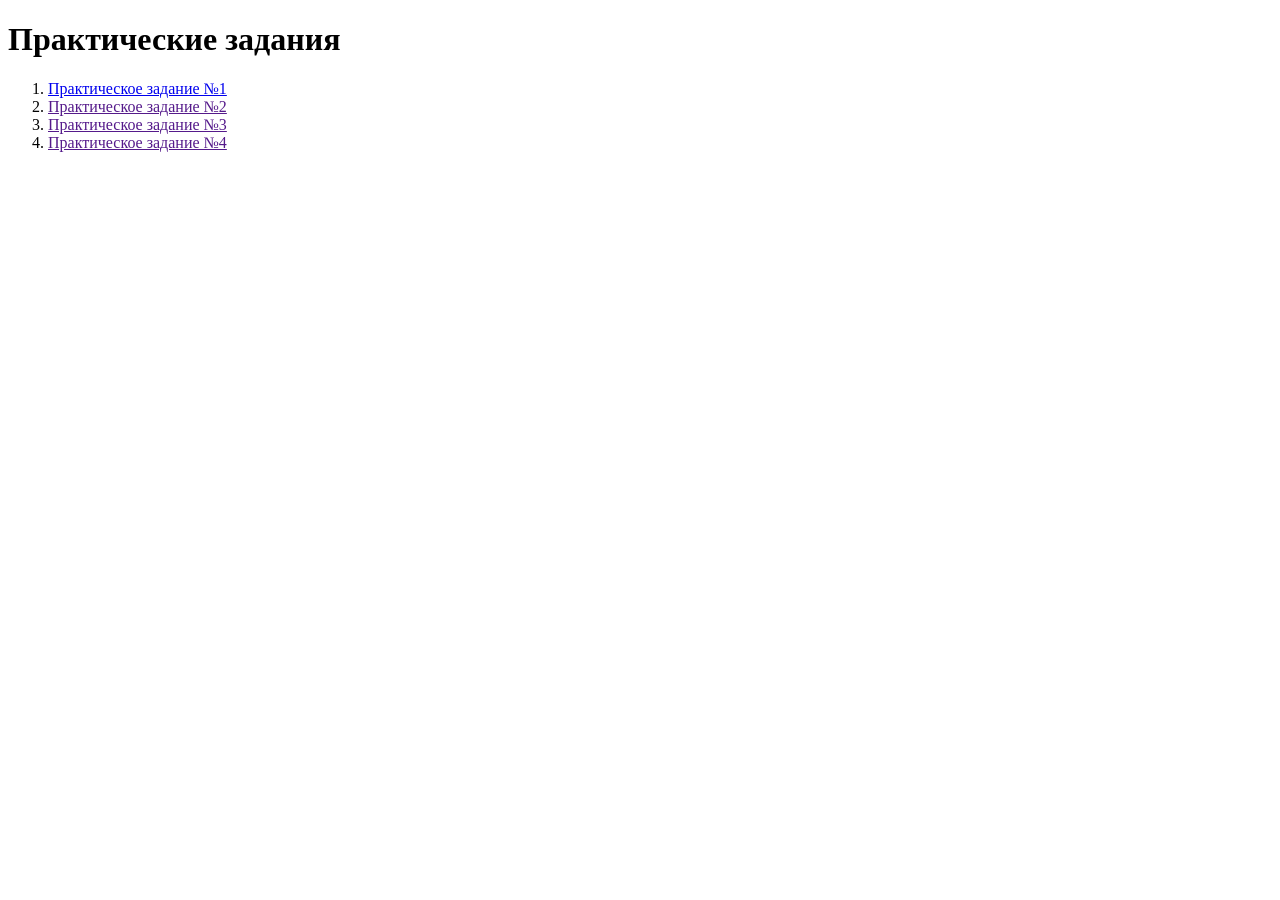
<file: index.html>
<!DOCTYPE html>
<html lang="en">

<head>
    <meta charset="UTF-8">
    <meta name="viewport" content="width=device-width, initial-scale=1.0">
    <title>Document</title>
</head>

<body>
    <!-- 
        h1 - заголовок
        ol - нумерованный список
        li - элемент списка
        a - ссылка
        Ctrl + / - комментарий
    -->
    <h1>Практические задания</h1>
    <ol>
        <li>
            <a href="task1/task1.html">Практическое задание №1</a>
        </li>
        <li>
            <a href="">Практическое задание №2</a>
        </li>
        <li>
            <a href="">Практическое задание №3</a>
        </li>
        <li>
            <a href="">Практическое задание №4</a>
        </li>
    </ol>
</body>

</html>
</file>
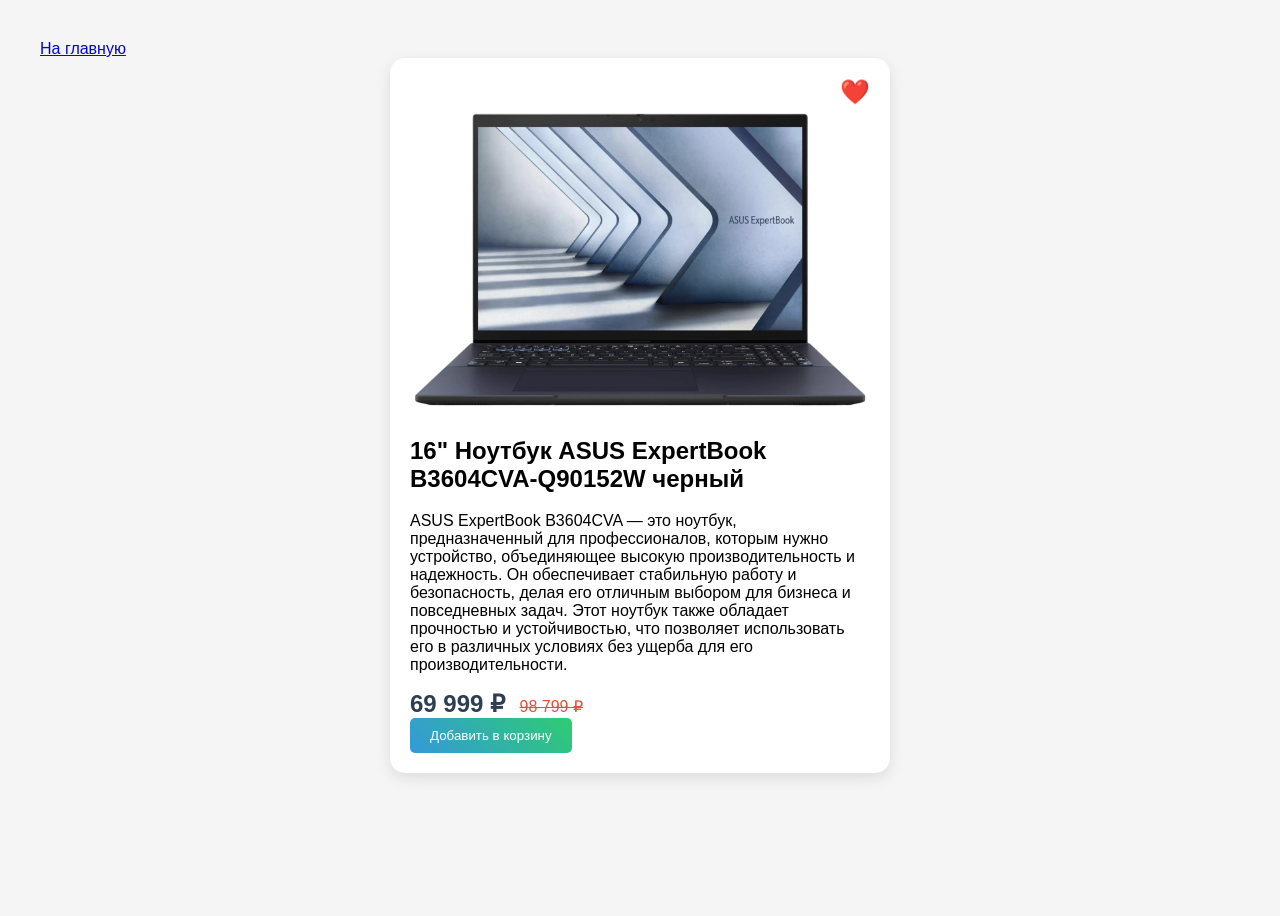
<file: task2.html>
<!DOCTYPE html>
<html lang="ru">
<head>
    <meta charset="UTF-8">
    <title>16" Ноутбук ASUS ExpertBook B3604CVA-Q90152W черный</title>
    <link rel="stylesheet" href="css/task2.css">
</head>
<body>
    <a href="index.html">На главную</a>

    <div class="card">
        <span class="favorite">❤️</span>
        <img src="images/task2/laptop.webp" alt="Ноутбук">
        <h2>16" Ноутбук ASUS ExpertBook B3604CVA-Q90152W черный</h2>
        <p>ASUS ExpertBook B3604CVA — это ноутбук, предназначенный для профессионалов, которым нужно устройство, объединяющее высокую производительность и надежность. Он обеспечивает стабильную работу и безопасность, делая его отличным выбором для бизнеса и повседневных задач. Этот ноутбук также обладает прочностью и устойчивостью, что позволяет использовать его в различных условиях без ущерба для его производительности. </p>
        <div>
            <span class="price">69 999 ₽</span>
            <span class="discount">98 799 ₽</span>
        </div>
        <button>Добавить в корзину</button>
    </div>
</body>
</html>
</file>
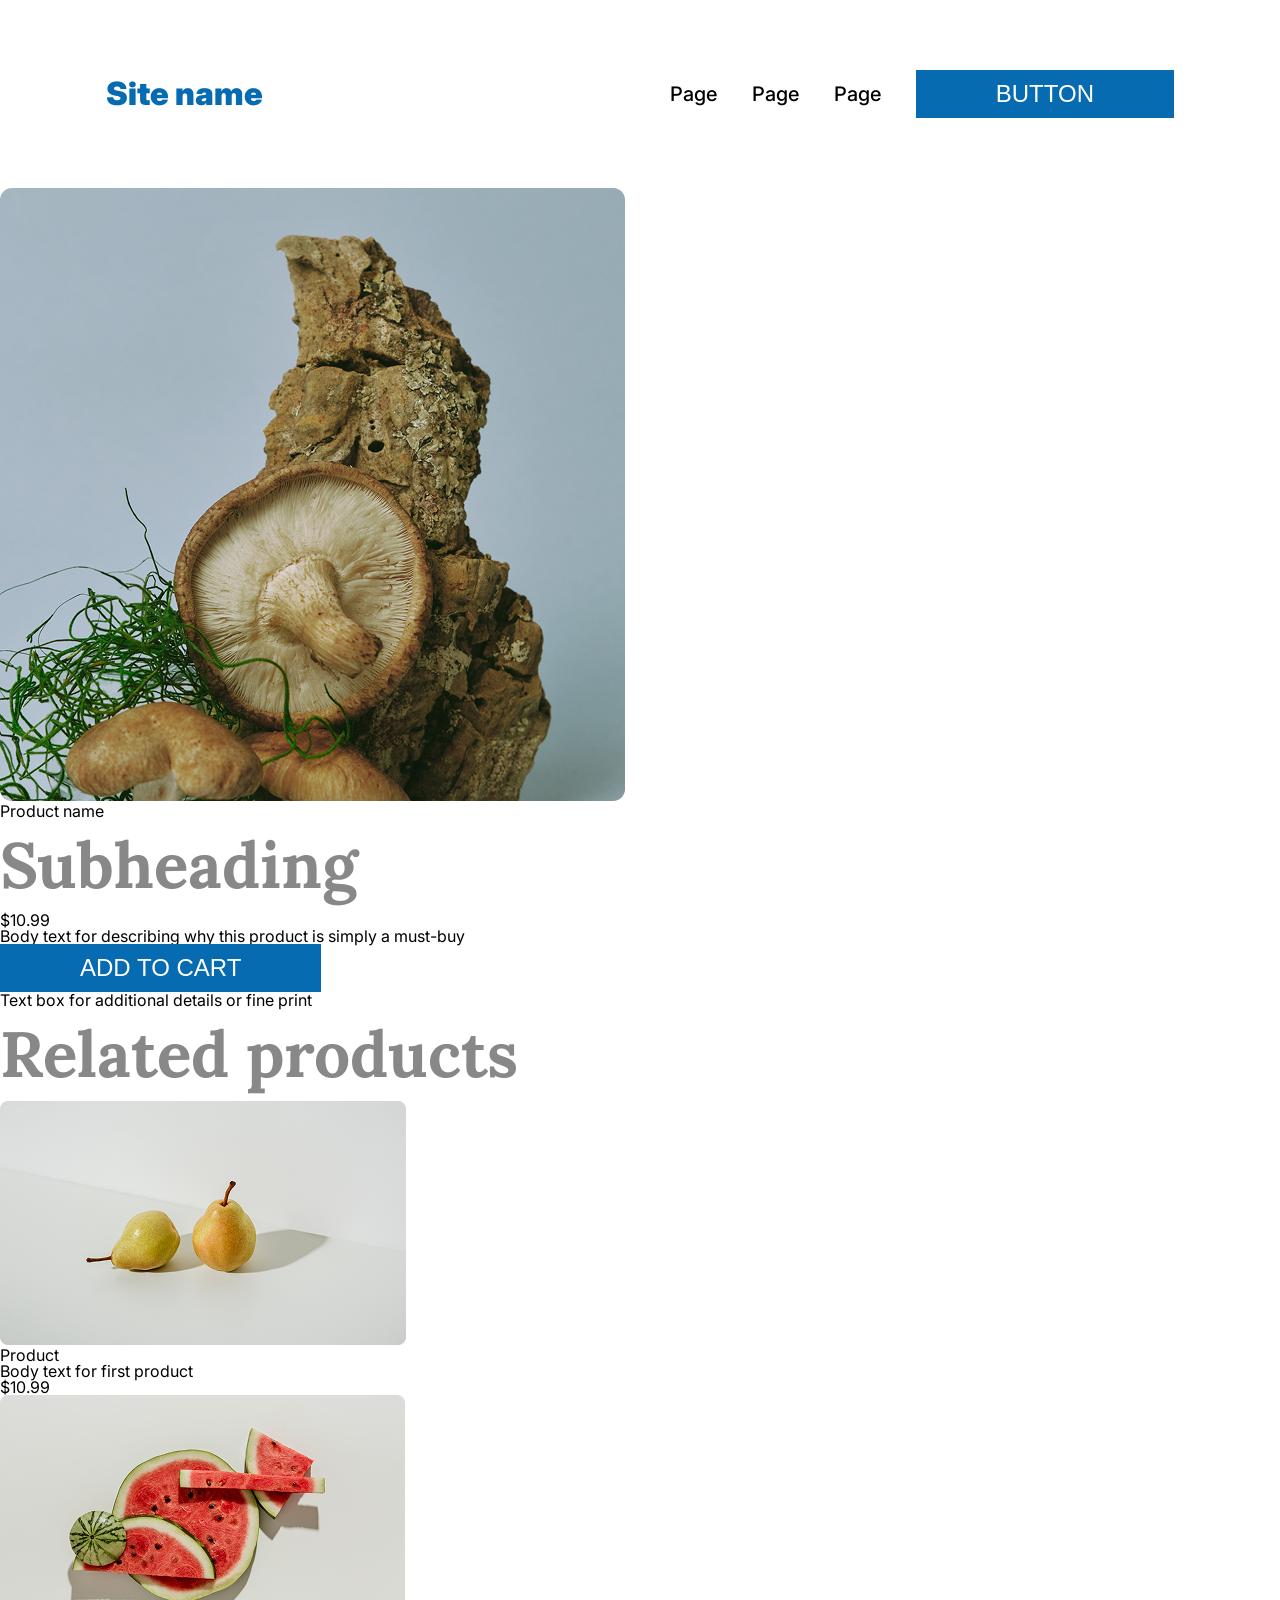
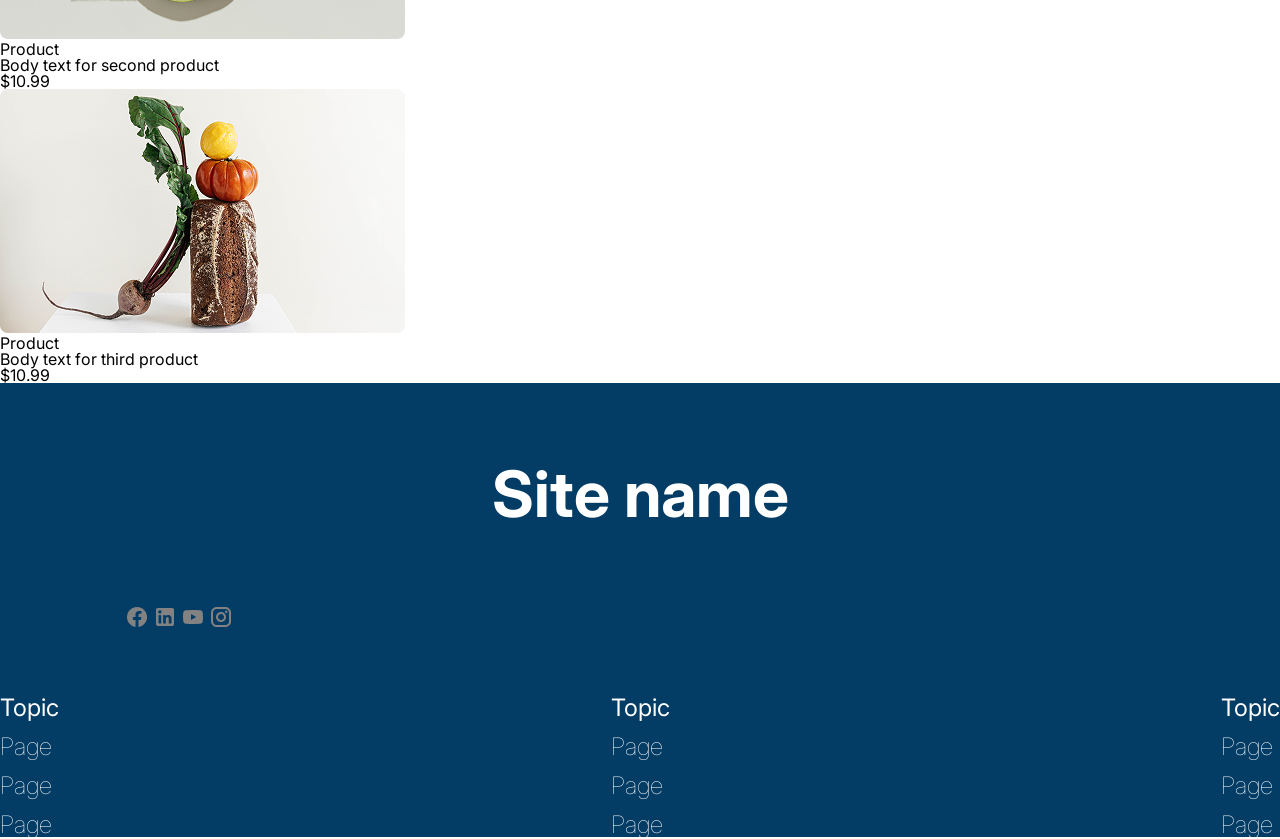
<file: task3.html>
<!DOCTYPE html>
<html lang="en">
<head>
    <meta charset="UTF-8">
    <meta name="viewport" content="width=device-width, initial-scale=1.0">
    <title>Document</title>
    <link rel="stylesheet" href="css/reset.css">
    <link rel="stylesheet" href="css/task3.css">
</head>
<body>
    <header>
        <a class="logo" href="#">
            Site name
        </a>
        <nav>
            <a href="#">Page</a>
            <a href="#">Page</a>
            <a href="#">Page</a>
            <button>Button</button>
        </nav>
    </header>

    <main>
        <section class="hero-product">
            <img src="images/task3/hero.png" alt="">
            <div class="hero-product-description">
                <h1>Product name</h1>
                <h2>Subheading</h2>
                <p class="hero-product-price">$10.99</p>
                <p class="hero-product-about">Body text for describing why this product is simply a must-buy</p>
                <button>Add to Cart</button>
                <p class="hero-product-additional-details">Text box for additional details or fine print</p>
            </div>
        </section>

        <section class="products">
            <h2>Related products</h2>
            <div class="product-cards">
                <figure class="product-card">
                    <img src="images/task3/cards/card-1.png" alt="">
                    <figcaption>
                        <h3>Product</h3>
                        <p class="product-card-about">Body text for first product</p>
                        <p class="product-card-price">$10.99</p>
                    </figcaption>
                </figure>
                <figure class="product-card">
                    <img src="images/task3/cards/card-2.png" alt="">
                    <figcaption>
                        <h3>Product</h3>
                        <p class="product-card-about">Body text for second product</p>
                        <p class="product-card-price">$10.99</p>
                    </figcaption>
                </figure>
                <figure class="product-card">
                    <img src="images/task3/cards/card-3.png" alt="">
                    <figcaption>
                        <h3>Product</h3>
                        <p class="product-card-about">Body text for third product</p>
                        <p class="product-card-price">$10.99</p>
                    </figcaption>
                </figure>
            </div>
        </section>
    </main>

    <footer>
        <div class="footer-info">
            <h2>Site name</h2>
            <div class="social-media">
                <a href="#"><img src="images/task3/icons/Icon.png" alt=""></a>
                <a href="#"><img src="images/task3/icons/Icon-1.png" alt=""></a>
                <a href="#"><img src="images/task3/icons/Icon-2.png" alt=""></a>
                <a href="#"><img src="images/task3/icons/Icon-3.png" alt=""></a>
            </div>
        </div>
        <div class="footer-links">
            <ul class="footer-links-list">
                <h3>Topic</h3>
                <li><a href="#">Page</a></li>
                <li><a href="#">Page</a></li>
                <li><a href="#">Page</a></li>
            </ul>
            <ul class="footer-links-list">
                <h3>Topic</h3>
                <li><a href="#">Page</a></li>
                <li><a href="#">Page</a></li>
                <li><a href="#">Page</a></li>
            </ul>
            <ul class="footer-links-list">
                <h3>Topic</h3>
                <li><a href="#">Page</a></li>
                <li><a href="#">Page</a></li>
                <li><a href="#">Page</a></li>
            </ul>
        </div>

    </footer>


</body>
</html>
</file>
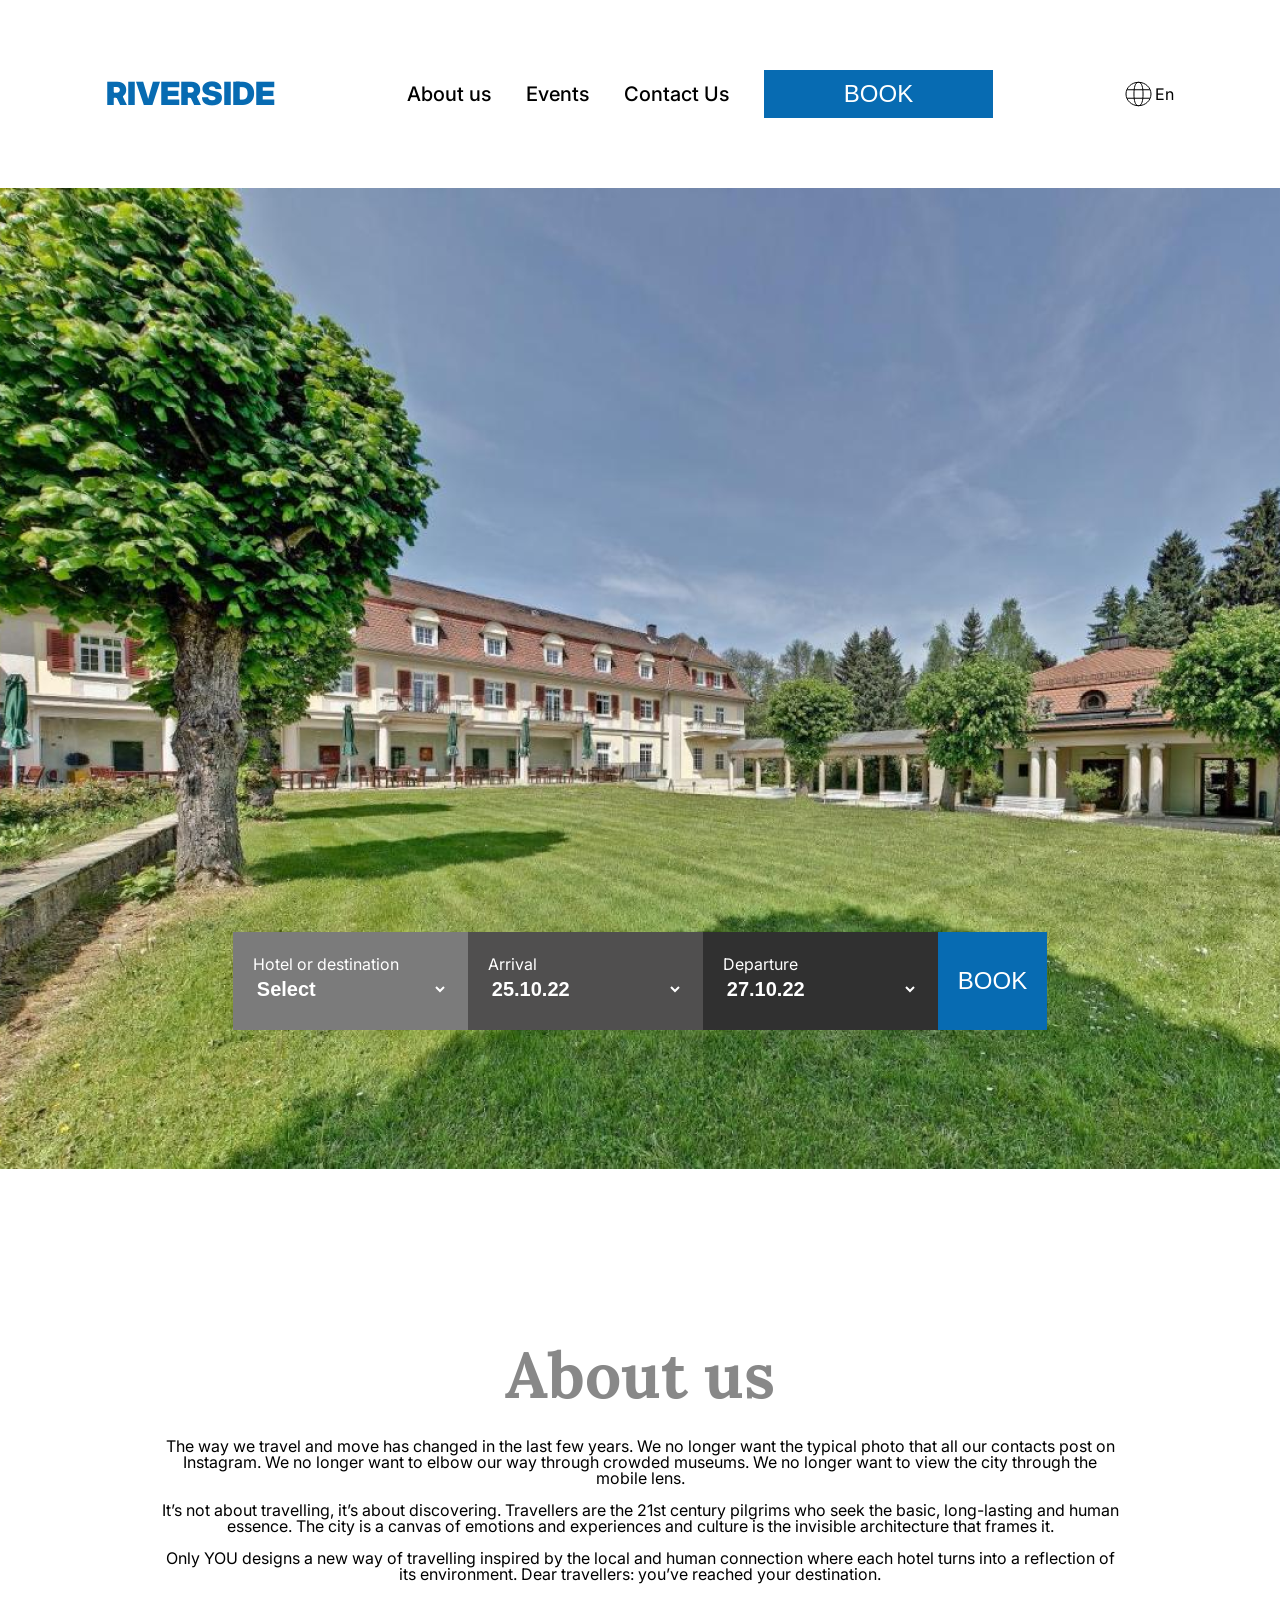
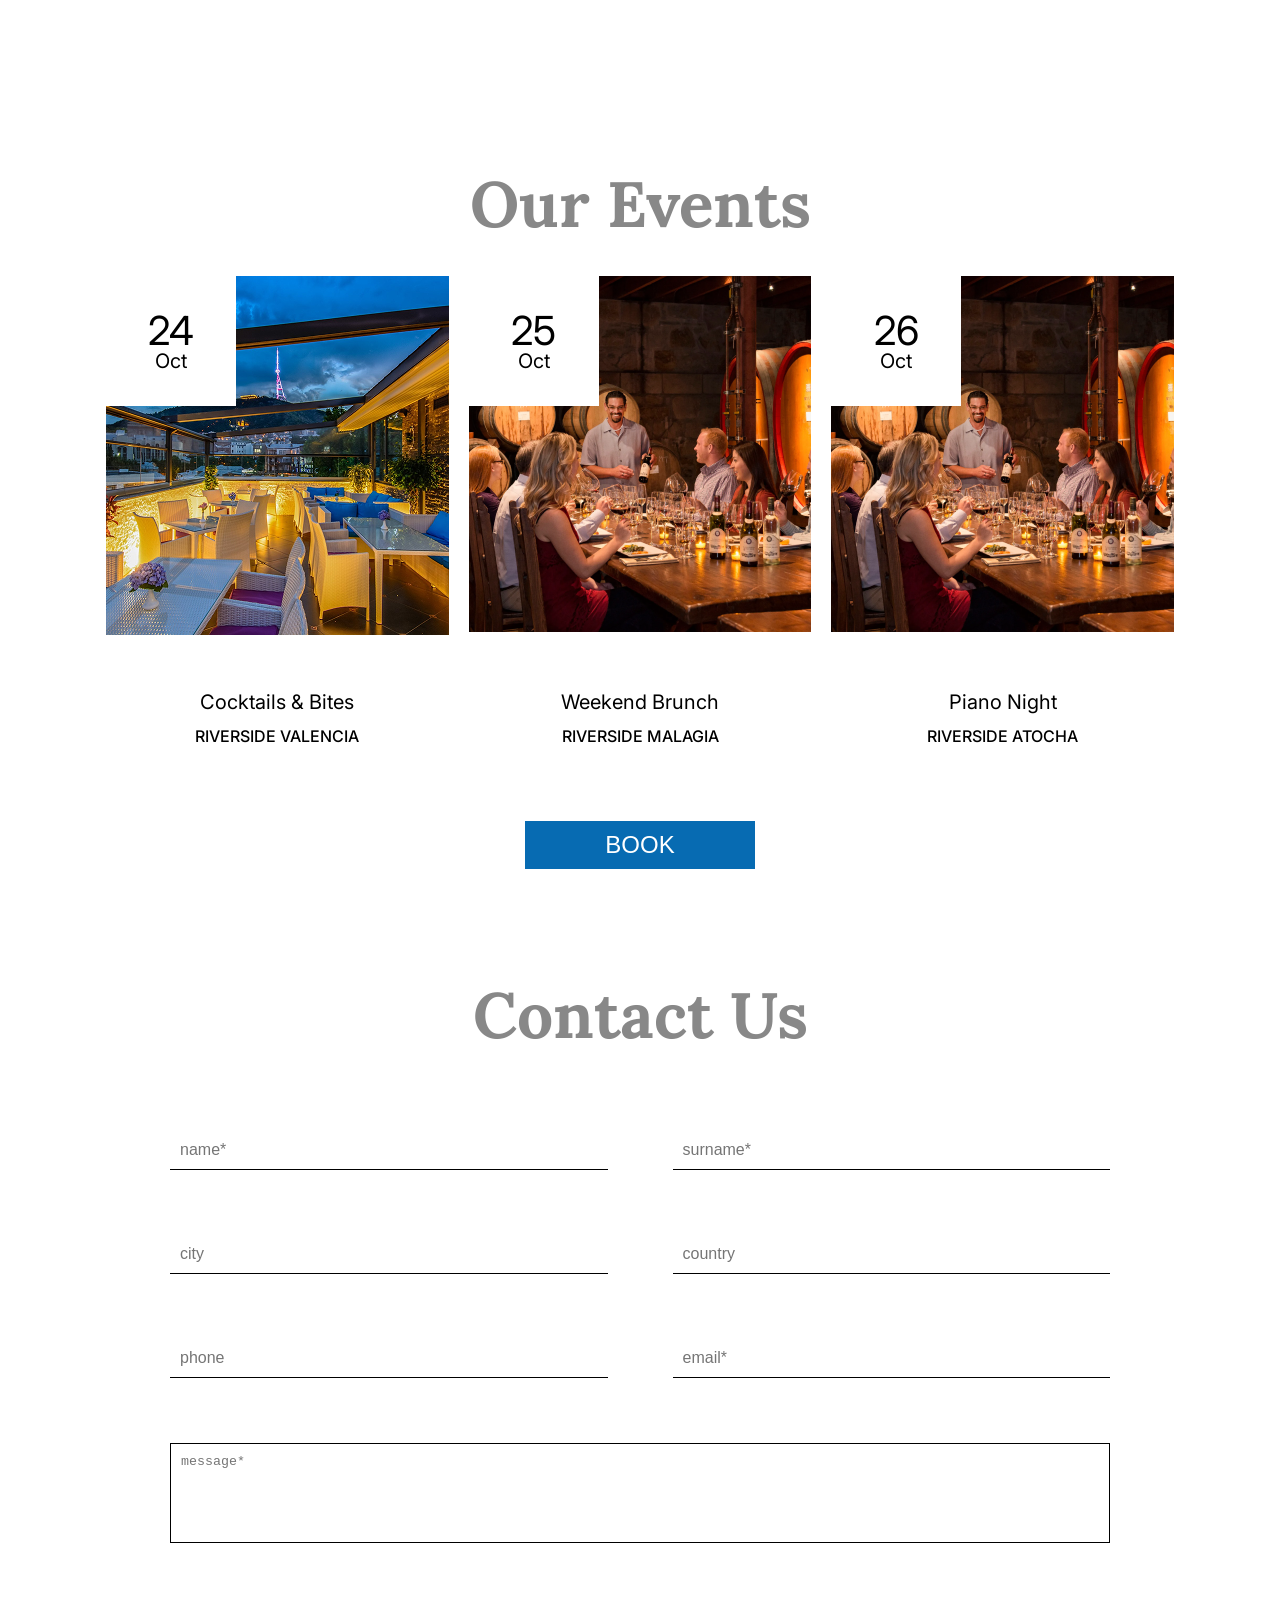
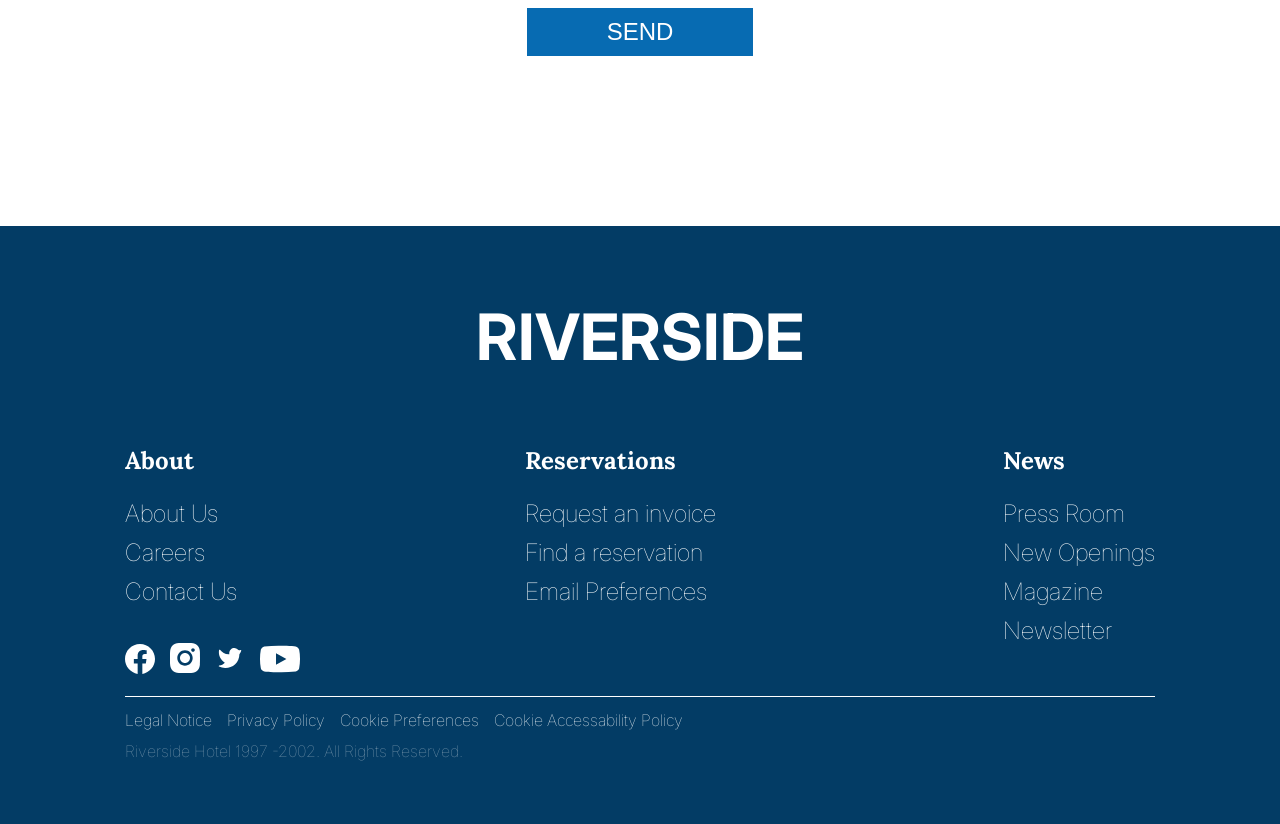
<file: task4.html>
<!DOCTYPE html>
<html lang="en">

<head>
    <meta charset="UTF-8">
    <meta name="viewport" content="width=device-width, initial-scale=1.0">
    <title>Document</title>
    <link rel="stylesheet" href="css/reset.css">
    <link rel="stylesheet" href="css/task4.css">
</head>

<body>
    <header>
        <button class="burger-menu-btn">
            <img src="images/icons/burger-menu.svg" alt="">
        </button>
        <a class="logo" href="index.html">
            RIVERSIDE
        </a>
        <nav>
            <a href="#about">About us</a>
            <a href="#events">Events</a>
            <a href="#contact-us">Contact Us</a>
            <button class="book-btn">book</button>
        </nav>
        <div class="lang">
            <img src="images/icons/lang.svg" alt="">
            En
        </div>

    </header>


    <main>
        <section class="hero">
            <div class="hero-search">
                <div class="hero-hotel" style="background: #7B7B7B;">
                    <h4>Hotel or destination</h4>
                    <select name="" id="">
                        <option value="">Select</option>
                    </select>
                </div>
                <div class="hero-arrival" style="background: #504F4F;">
                    <h4>Arrival</h4>
                    <select name="" id="">
                        <option value="">25.10.22</option>
                    </select>
                </div>
                <div class="hero-departure" style="background: #303030;">
                    <h4>Departure</h4>
                    <select name="" id="">
                        <option value="">27.10.22</option>
                    </select>
                </div>
                <button>Book</button>
            </div>
        </section>

        <section id="about" class="about">
            <h2>About us</h2>
            <p>The way we travel and move has changed in the last few years. We no longer want the typical photo that
                all our contacts post on Instagram. We no longer want to elbow our way through crowded museums. We no
                longer want to view the city through the mobile lens.
            </p>
            <p>
                It’s not about travelling, it’s about discovering. Travellers are the 21st century pilgrims who seek the
                basic, long-lasting and human essence. The city is a canvas of emotions and experiences and culture is
                the invisible architecture that frames it.
            </p>
            <p>
                Only YOU designs a new way of travelling inspired by the local and human connection where each hotel
                turns into a reflection of its environment. Dear travellers: you’ve reached your destination.
            </p>
        </section>

        <section id="events" class="events">
            <h2>Our Events</h2>
            <div class="event-cards">
                <figure class="event-card">
                    <img src="images/cards/card-1.png" alt="">
                    <figcaption>
                        <h4>Cocktails & Bites</h4>
                        <p>Riverside Valencia</p>
                    </figcaption>
                    <div class="event-card-date">
                        <span class="event-card-number">24</span>
                        <span class="event-card-month">Oct</span>
                    </div>
                </figure>
                <figure class="event-card">
                    <img src="images/cards/card-2.png" alt="">
                    <figcaption>
                        <h4>Weekend Brunch</h4>
                        <p>Riverside Malagia</p>
                    </figcaption>
                    <div class="event-card-date">
                        <span class="event-card-number">25</span>
                        <span class="event-card-month">Oct</span>
                    </div>
                </figure>
                <figure class="event-card">
                    <img src="images/cards/card-2.png" alt="">
                    <figcaption>
                        <h4>Piano Night</h4>
                        <p>Riverside Atocha</p>
                    </figcaption>
                    <div class="event-card-date">
                        <span class="event-card-number">26</span>
                        <span class="event-card-month">Oct</span>
                    </div>
                </figure>
            </div>
            <button>Book</button>
        </section>

        <section id="contact-us" class="contact-us">
            <h2>Contact Us</h2>
            <form action="" class="contact-form">
                <div class="contact-form-fields">
                    <input type="text" placeholder="name*" required>
                    <input type="text" placeholder="surname*" required>
                    <input type="text" placeholder="city">
                    <input type="text" placeholder="country">
                    <input type="tel" placeholder="phone">
                    <input type="email" placeholder="email*" required>
                </div>
                <textarea name="" id="" placeholder="message*"></textarea>
                <button>send</button>
            </form>

        </section>



    </main>

    <footer>
        <section class="footer-info">
            <h2>RIVERSIDE</h2>
            <div class="footer-links">
                <ul class="footer-links-list">
                    <h4>About</h4>
                    <li><a href="#">About Us</a></li>
                    <li><a href="#">Careers</a></li>
                    <li><a href="#">Contact Us</a></li>
                </ul>
                <ul class="footer-links-list">
                    <h4>Reservations</h4>
                    <li><a href="#">Request an invoice</a></li>
                    <li><a href="#">Find a reservation</a></li>
                    <li><a href="#">Email Preferences</a></li>
                </ul>
                <ul class="footer-links-list">
                    <h4>News</h4>
                    <li><a href="#">Press Room</a></li>
                    <li><a href="#">New Openings</a></li>
                    <li><a href="#">Magazine</a></li>
                    <li><a href="#">Newsletter</a></li>
                </ul>
            </div>
            <div class="footer-additional">
                <div class="footer-social-media">
                    <a href="#"><img src="images/icons/facebook.svg" alt=""></a>
                    <a href="#"><img src="images/icons/instagram.svg" alt=""></a>
                    <a href="#"><img src="images/icons/twitter.svg" alt=""></a>
                    <a href="#"><img src="images/icons/youtube.svg" alt=""></a>
                </div>
            </div>
            <div class="footer-additional-policy">
                <a href="">Legal Notice</a>
                <a href="">Privacy Policy</a>
                <a href="">Cookie Preferences</a>
                <a href="">Cookie Accessability Policy</a>
            </div>
            <p class="footer-rights">Riverside Hotel 1997 -2002. All Rights Reserved.</p>
        </section>
    </footer>


</body>

</html>
</file>
<file: css/task2.css>
* {
    box-sizing: border-box;
}


body {
    padding: 32px;
    font-family: 'Arial', sans-serif;

    min-height: 100vh;
    background-color: #f5f5f5;
}

.card {
    margin: 0 auto;
    width: 100%;
    max-width: 500px;
    background: white;
    border-radius: 15px;
    padding: 20px;
    box-shadow: 0px 5px 15px rgba(0, 0, 0, 0.1);
    transition: transform 0.3s;
}

.card:hover {
    transform: scale(1.05);
}

.card img {
    width: 100%;
    border-radius: 10px;
}

.price {
    font-size: 1.5em;
    font-weight: bold;
    color: #2c3e50;
}

.discount {
    color: #e74c3c;
    text-decoration: line-through;
    margin-left: 10px;
}

button {
    background: linear-gradient(45deg, #3498db, #2ecc71);
    border: none;
    padding: 10px 20px;
    color: white;
    border-radius: 5px;
    cursor: pointer;
    transition: opacity 0.3s;
}

button:hover {
    opacity: 0.8;
}

.favorite {
    float: right;
    font-size: 1.5em;
    cursor: pointer;
}
</file>
<file: css/task3.css>
@import url('https://fonts.googleapis.com/css2?family=Inter:ital,opsz,wght@0,14..32,100..900;1,14..32,100..900&family=Lora:ital,wght@0,400..700;1,400..700&display=swap');

* {
    box-sizing: border-box;
    text-decoration: none;

}

body {
    font-family: "Inter", sans-serif;
}

header {
    display: flex;
    align-items: center;
    justify-content: space-between;
    max-width: 1512px;
    padding: 70px 106px;
}

.logo {
    color: #076BB2;
    font-size: 32px;
    font-weight: 900;
}

header nav {
    display: flex;
    align-items: center;
    gap: 35px;
}

header nav a {
    font-size: 20px;
    font-weight: 500;
    color: black;
}

button {
    border: none;
    padding: 10px 80px;
    background: #076BB2;
    color: white;
    font-size: 24px;
    font-weight: 500;
    text-transform: uppercase;
    cursor: pointer;
}

.lang {
    display: flex;
    align-items: center;
    gap: 3px;
}

.hero {
    height: 981px;
    background: url(../images/hero.png);
    background-position: center;
    background-size: cover;
    display: flex;
    align-items: end;
    justify-content: center;
    padding-bottom: 139px;
}

.hero-search {
    display: flex;
}

.hero-search div {
    width: 235px;
    padding: 24px 20px;
    color: white !important;
}


.hero-search select {
    color: white;
    background: transparent;
    border: none;
    width: 100%;
    font-size: 20px;
    font-weight: 600;
    line-height: 24px;
    margin: 5px 0px;
}

.hero-search button {
    padding: 20px;
}

h2 {
    font-family: "Lora", sans-serif;
    font-size: 64px;
    line-height: 145%;
    color: #888888;
    font-weight: 700;
}

.about {
    text-align: center;
    max-width: 1080px;
    padding: 60px;
    width: 100%;
    margin: 100px auto;
}

.about p {
    margin: 16px 0px;
}

.events {
    padding: 0px 106px;
    text-align: center;
}

.event-cards {
    display: flex;
    gap: 20px;
    justify-content: center;
    margin: 25px 0px;
}

.event-card {
    width: 420px;
    position: relative;
}

.event-card img {
    width: 100%;
    height: 359px;
    object-fit: cover;
}

.event-card figcaption {
    padding: 50px;
}

.event-card h4 {
    font-size: 20px;
    font-weight: 400;
    line-height: 150%;
    margin-bottom: 10px;
}

.event-card p {
    font-size: 16px;
    font-weight: 500;
    line-height: 19px;
    text-transform: uppercase;
}


.event-card-date {
    position: absolute;
    top: 0;
    left: 0;
    width: 130px;
    height: 130px;
    display: flex;
    align-items: center;
    justify-content: center;
    flex-direction: column;
    background: white;
}

.event-card-number {
    font-size: 40px;
}

.event-card-month {
    font-size: 20px;
}

.contact-us {
    margin: 100px 0px;
    text-align: center;
}

.contact-form {
    padding: 70px;
    display: flex;
    flex-direction: column;
    gap: 65px;
    max-width: 1080px;
    margin: 0 auto;
}

.contact-form-fields {
    display: grid;
    grid-template-columns: repeat(2, 1fr);
    gap: 65px;
}

.contact-form-fields input {
    border: none;
    outline: none;
    border-bottom: 1px solid black;
    font-size: 16px;
    padding: 10px;
}

.contact-form button {
    width: max-content;
    align-self: center;
}

.contact-form textarea {
    padding: 10px;
    border: 1px solid black;
    resize: none;
    height: 100px;
}

footer {
    background: #033C65;
    color: white;
}

.footer-info {
    max-width: 1160px;
    margin: 0 auto;
    padding: 65px;
}

footer h2 {
    font-family: "Inter", serif;
    text-align: center;
    color: white;
    margin-bottom: 65px;
}

.footer-links {
    display: flex;
    justify-content: space-between;
}

.footer-links-list {
    display: flex;
    flex-direction: column;
    gap: 15px;
    font-size: 24px;
}

.footer-links-list h4 {
    color: white;
    font-family: "Lora", serif;
    font-weight: 700;
    margin-bottom: 14px;
    font-size: 24px;
}

.footer-links-list a {
    color: white;
    font-weight: 100;
}

.footer-social-media {
    display: flex;
    align-items: center;
    gap: 15px;
    padding-bottom: 20px;
    border-bottom: 1px solid white;
}

.footer-additional-policy {
    display: flex;
    gap: 15px;
    padding: 15px 0px;
}

.footer-additional-policy a {
    color: white;
    font-weight: 100;
}

.footer-rights {
    opacity: 0.5;
    font-weight: 100;
}


.burger-menu-btn {
    all: unset;
    cursor: pointer;
    display: none;
}


@media screen and (max-width: 1224px) {
    header {
        padding: 40px;
    }
}

@media screen and (max-width: 992px) {
    .burger-menu-btn {
        display: block;
    }

    header nav {
        display: none;
    }

    .hero-search div {
        width: unset;
    }

    .hero-search {
        flex-direction: column;
        width: max(50%, 400px);
    }

    .event-cards {
        display: flex;
        flex-wrap: wrap;
    }

    .event-card {
        max-width: 600px;
        min-width: 400px;
        flex: 1;
    }

}

@media screen and (max-width: 768px) {
    .contact-form-fields {
        grid-template-columns: repeat(1, 1fr);
    }

    .footer-links,
    .footer-rights,
    .footer-additional-policy,
    .footer-additional {
        display: none;
    }

    footer h2 {
        margin: unset;
    }
}

@media screen and (max-width: 576px) {
    header {
        padding: 20px;
    }

    header .logo {
        font-size: 16px;
    }

    h2 {
        font-size: 20px;
    }

    .about p {
        font-size: 12px;
    }

    .event-card {
        max-width: none;
        min-width: 450px;
        width: 100%;
    }

    .events {
        padding: 10px;
    }

}

@media screen and (max-width: 450px) {
    
    .hero{
        height: 468px;
        padding-bottom: 20px;
    }
    
    .hero-search {
        margin: 10px;
        width: 100%;
        
    }

    .event-card {
        min-width: 300px;
        width: 100%;
    }

    .event-card-date {
        width: 70px;
        height: 70px;
    }

    .event-card-month {
        font-size: 14px;
    }

    .event-card-number {
        font-size: 18px;
    }
}
</file>
<file: css/task4.css>
@import url('https://fonts.googleapis.com/css2?family=Inter:ital,opsz,wght@0,14..32,100..900;1,14..32,100..900&family=Lora:ital,wght@0,400..700;1,400..700&display=swap');

* {
    box-sizing: border-box;
    text-decoration: none;

}

body {
    font-family: "Inter", sans-serif;
}

header {
    display: flex;
    align-items: center;
    justify-content: space-between;
    max-width: 1512px;
    padding: 70px 106px;
}

.logo {
    color: #076BB2;
    font-size: 32px;
    font-weight: 900;
}

header nav {
    display: flex;
    align-items: center;
    gap: 35px;
}

header nav a {
    font-size: 20px;
    font-weight: 500;
    color: black;
}

button {
    border: none;
    padding: 10px 80px;
    background: #076BB2;
    color: white;
    font-size: 24px;
    font-weight: 500;
    text-transform: uppercase;
    cursor: pointer;
}

.lang {
    display: flex;
    align-items: center;
    gap: 3px;
}

.hero {
    height: 981px;
    background: url(../images/hero.png);
    background-position: center;
    background-size: cover;
    display: flex;
    align-items: end;
    justify-content: center;
    padding-bottom: 139px;
}

.hero-search {
    display: flex;
}

.hero-search div {
    width: 235px;
    padding: 24px 20px;
    color: white !important;
}


.hero-search select {
    color: white;
    background: transparent;
    border: none;
    width: 100%;
    font-size: 20px;
    font-weight: 600;
    line-height: 24px;
    margin: 5px 0px;
}

.hero-search button {
    padding: 20px;
}

h2 {
    font-family: "Lora", sans-serif;
    font-size: 64px;
    line-height: 145%;
    color: #888888;
    font-weight: 700;
}

.about {
    text-align: center;
    max-width: 1080px;
    padding: 60px;
    width: 100%;
    margin: 100px auto;
}

.about p {
    margin: 16px 0px;
}

.events {
    padding: 0px 106px;
    text-align: center;
}

.event-cards {
    display: flex;
    gap: 20px;
    justify-content: center;
    margin: 25px 0px;
}

.event-card {
    width: 420px;
    position: relative;
}

.event-card img {
    width: 100%;
    height: 359px;
    object-fit: cover;
}

.event-card figcaption {
    padding: 50px;
}

.event-card h4 {
    font-size: 20px;
    font-weight: 400;
    line-height: 150%;
    margin-bottom: 10px;
}

.event-card p {
    font-size: 16px;
    font-weight: 500;
    line-height: 19px;
    text-transform: uppercase;
}


.event-card-date {
    position: absolute;
    top: 0;
    left: 0;
    width: 130px;
    height: 130px;
    display: flex;
    align-items: center;
    justify-content: center;
    flex-direction: column;
    background: white;
}

.event-card-number {
    font-size: 40px;
}

.event-card-month {
    font-size: 20px;
}

.contact-us {
    margin: 100px 0px;
    text-align: center;
}

.contact-form {
    padding: 70px;
    display: flex;
    flex-direction: column;
    gap: 65px;
    max-width: 1080px;
    margin: 0 auto;
}

.contact-form-fields {
    display: grid;
    grid-template-columns: repeat(2, 1fr);
    gap: 65px;
}

.contact-form-fields input {
    border: none;
    outline: none;
    border-bottom: 1px solid black;
    font-size: 16px;
    padding: 10px;
}

.contact-form button {
    width: max-content;
    align-self: center;
}

.contact-form textarea {
    padding: 10px;
    border: 1px solid black;
    resize: none;
    height: 100px;
}

footer {
    background: #033C65;
    color: white;
}

.footer-info {
    max-width: 1160px;
    margin: 0 auto;
    padding: 65px;
}

footer h2 {
    font-family: "Inter", serif;
    text-align: center;
    color: white;
    margin-bottom: 65px;
}

.footer-links {
    display: flex;
    justify-content: space-between;
}

.footer-links-list {
    display: flex;
    flex-direction: column;
    gap: 15px;
    font-size: 24px;
}

.footer-links-list h4 {
    color: white;
    font-family: "Lora", serif;
    font-weight: 700;
    margin-bottom: 14px;
    font-size: 24px;
}

.footer-links-list a {
    color: white;
    font-weight: 100;
}

.footer-social-media {
    display: flex;
    align-items: center;
    gap: 15px;
    padding-bottom: 20px;
    border-bottom: 1px solid white;
}

.footer-additional-policy {
    display: flex;
    gap: 15px;
    padding: 15px 0px;
}

.footer-additional-policy a {
    color: white;
    font-weight: 100;
}

.footer-rights {
    opacity: 0.5;
    font-weight: 100;
}


.burger-menu-btn {
    all: unset;
    cursor: pointer;
    display: none;
}


@media screen and (max-width: 1224px) {
    header {
        padding: 40px;
    }
}

@media screen and (max-width: 992px) {
    .burger-menu-btn {
        display: block;
    }

    header nav {
        display: none;
    }

    .hero-search div {
        width: unset;
    }

    .hero-search {
        flex-direction: column;
        width: max(50%, 400px);
    }

    .event-cards {
        display: flex;
        flex-wrap: wrap;
    }

    .event-card {
        max-width: 600px;
        min-width: 400px;
        flex: 1;
    }

}

@media screen and (max-width: 768px) {
    .contact-form-fields {
        grid-template-columns: repeat(1, 1fr);
    }

    .footer-links,
    .footer-rights,
    .footer-additional-policy,
    .footer-additional {
        display: none;
    }

    footer h2 {
        margin: unset;
    }
}

@media screen and (max-width: 576px) {
    header {
        padding: 20px;
    }

    header .logo {
        font-size: 16px;
    }

    h2 {
        font-size: 20px;
    }

    .about p {
        font-size: 12px;
    }

    .event-card {
        max-width: none;
        min-width: 450px;
        width: 100%;
    }

    .events {
        padding: 10px;
    }

}

@media screen and (max-width: 450px) {
    
    .hero{
        height: 468px;
        padding-bottom: 20px;
    }
    
    .hero-search {
        margin: 10px;
        width: 100%;
        
    }

    .event-card {
        min-width: 300px;
        width: 100%;
    }

    .event-card-date {
        width: 70px;
        height: 70px;
    }

    .event-card-month {
        font-size: 14px;
    }

    .event-card-number {
        font-size: 18px;
    }
}
</file>
